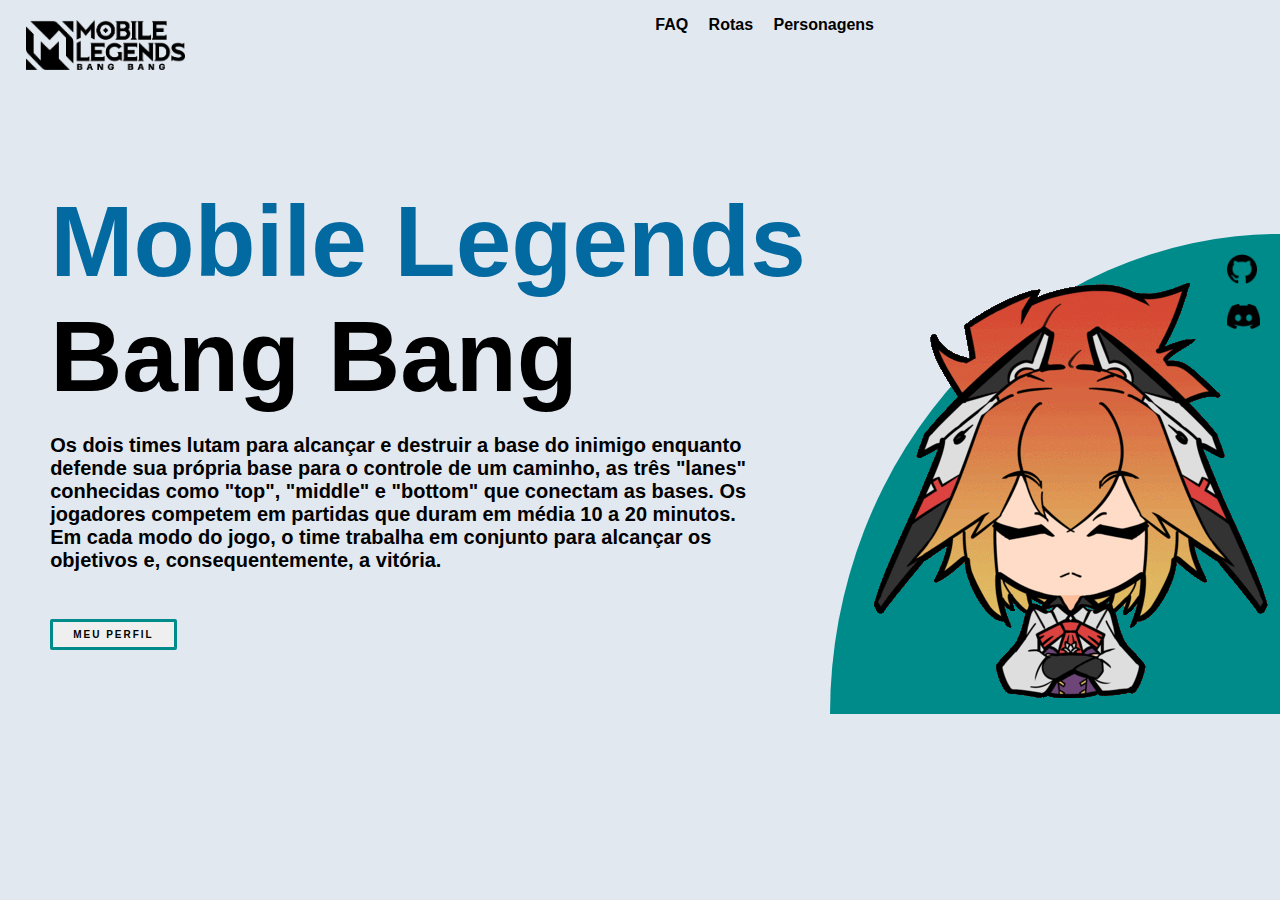
<file: index.html>
<!DOCTYPE html>
<html lang="pt-br">
<head>
    <meta charset="UTF-8">
    <meta name="viewport" content="width=device-width, initial-scale=1.0">
    <title>Bangas</title>
    <link rel="stylesheet" href="css/style.css">
</head>
<body>
    <header>
        <div class="center">
            <div class="logo"><img src="imagens/mobilelegendslogo.png" alt="mlbb" style="height: 50px; width: auto; margin-top: 20px;"></div><!--logo-->
            <div class="menu">
                <a href="#">FAQ</a>
                <a href="#">Rotas</a>
                <a href="#">Personagens</a>
            </div><!--menu-->
        </div><!--center-->
    </header>
    <section class="sobre">
        <div class="extras">
            <img src="imagens/fanny.gif" alt="imagem">
            <div class="socialmidia">
                <a href="https://github.com/Samuel-devop"><img src="imagens/github.png" alt="github" style="height: 30px; width: auto; margin-top: 20px;"/></a>
                <a href=""><img src="imagens/discord.png" alt="discord" style="height: 25px; width: auto; margin-top: 20px;"/></a>
            </div>
        </div><!--extras-->
        <div class="center">
            <div class="txtsobre">
                <h1> <span style="color: #0369a1;">Mobile Legends</span><br/>Bang Bang</h1>
                <p>Os dois times lutam para alcançar e destruir a base do inimigo enquanto defende sua própria base para o controle de um caminho, as três "lanes" conhecidas como "top", "middle" e "bottom" que conectam as bases. Os jogadores competem em partidas que duram em média 10 a 20 minutos. Em cada modo do jogo, o time trabalha em conjunto para alcançar os objetivos e, consequentemente, a vitória.</p>
                <a href="perfil.html"><button>Meu Perfil</button></a>
            </div>
        </div>
    </section>
    
</body>
</html>
</file>
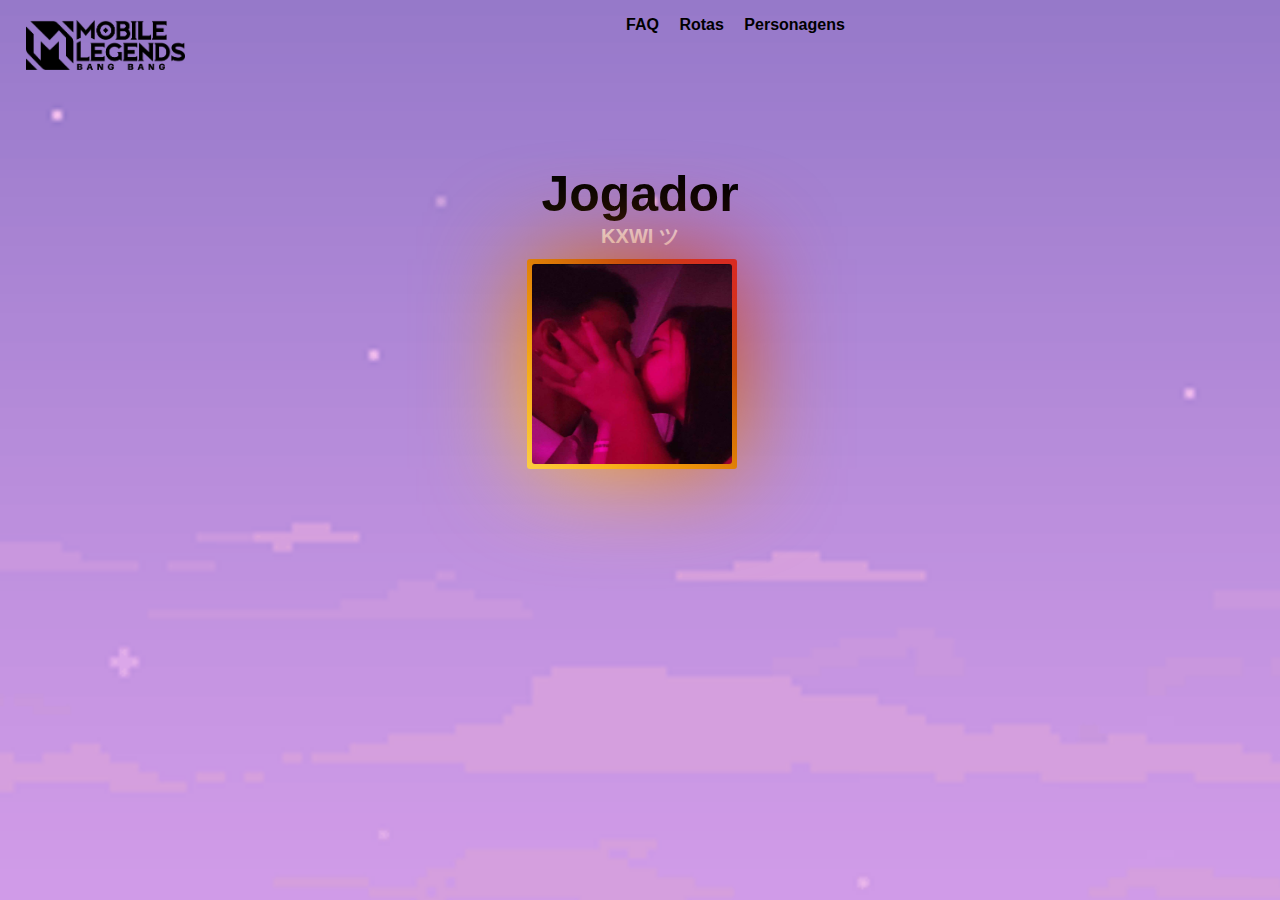
<file: perfil.html>
<!DOCTYPE html>
<html lang="pt-br">
<head>
    <meta charset="UTF-8">
    <meta name="viewport" content="width=device-width, initial-scale=1.0">
    <title>Perfil</title>
    <link rel="stylesheet" href="css/stylep.css">
</head>
<body>
    <header style="background-image: url(imagens/background.png);">
        <div class="center">
            <a href="index.html">
                <div class="logo">
                    <img src="imagens/mobilelegendslogo.png" alt="mlbb" style="height: 50px; width: auto; margin-top: 20px;">
                </div>
            </a><!--logo-->

            <div class="menu">
                <a href="#">FAQ</a>
                <a href="#">Rotas</a>
                <a href="#">Personagens</a>
            </div><!--menu-->
        </div><!--center-->

        <section class="banner">
            <div class="bannertext">
                <h3>Jogador</h3>
                <p><strong>KXWI ツ</strong></p>
                <!-- Contêiner para a imagem e a borda animada -->
                <div class="ays-container">
                    <img class="ays" src="imagens/Eudassa.jpg" alt="aysa">
                </div>
            </div>
        </section><!--banner-->
    </header><!--header-->
</body>
</html>
</file>
<file: css/style.css>
* {
    margin: 0;
    padding: 0;
    box-sizing: border-box;
}

html {
    font-size: 16px; 
}

body {
    height: 100%;
    overflow-y: auto;
    background-color: #e2e8f0;
    font-family: Arial, sans-serif;
    font-size: 1rem;
}

.center {
    display: flex;
    flex-wrap: wrap;
    max-width: 1280px;
    margin: 0 auto;
    padding: 0 2%;
}

.header {
    height: auto;
    padding: 2rem 2%;
    display: flex;
    flex-wrap: wrap; 
    justify-content: space-between;
    align-items: center;
}

.logo {
    display: flex;
    flex-wrap: nowrap;
    width: 50%;
    max-width: 250px;
}

/* Menu */
.menu {
    width: 50%;
    padding-top: 1rem;
    text-align: right;
}

.menu a {
    color: black;
    text-decoration: none;
    font-weight: bold;
    margin-right: 1rem; 
    display: inline-block;
}

.menu a::after {
    content: '';
    background-color: #dc2626;
    height: 3px;
    width: 0%;
    display: block;
    margin: 0 auto; 
    transition: width 0.3s ease;
}

.menu a:hover::after {
    width: 100%; 
}
/*PARTE DE CIMA DO SITE*/

section.sobre {
    height: auto; 
    padding: 4rem 2%;
    position: relative;
}

.extras {
    border-radius: 100% 0 0 0;
    position: absolute;
    bottom: 0;
    right: 0;
    width: 450px;
    height: 480px;
    background-color: darkcyan;
}

/* Redes sociais */
.socialmidia {
    position: absolute;
    right: 20px;
    top: 0;
}

.socialmidia img {
    display: block;
}


.txtsobre {
    margin-top: 50px;
    font-size: 3.125rem;
}

.txtsobre img {
    position: absolute;
    left: 80px;
    top: 160px;
}

.txtsobre p {
    margin: 20px 0;
    color: black;
    font-size: 1.25rem; 
    font-weight: bold;
    max-width: 700px;
}

.txtsobre button {
    font-size: 0.625rem; 
    letter-spacing: 2px;
    text-transform: uppercase;
    display: inline-block;
    text-align: center;
    font-weight: bold;
    padding: 0.7em 2em;
    border: 3px solid darkcyan;
    border-radius: 2px;
    position: relative;
    text-decoration: none;
    transition: 0.3s ease all;
    z-index: 1;
    cursor: pointer;
}

button::before {
    transition: 0.5s all ease;
    position: absolute;
    top: 0;
    left: 50%;
    right: 50%;
    bottom: 0;
    opacity: 0;
    content: '';
    background-color: darkcyan;
    z-index: -1;
}

button:hover,
button:focus {
    color: white;
}

button:hover::before,
button:focus::before {
    left: 0;
    right: 0;
    opacity: 1;
}

button:active {
    transform: scale(0.9);
}

/* Media Query para telas menores que 1024px (Tablets) */
@media (max-width: 1024px) {
    .header {
        flex-direction: column;
        padding: 2rem 2%;
    }

    .logo {
        width: 100%;
        max-width: 250px;
        margin-bottom: 1rem; 
    }

    .menu {
        width: 100%;
        text-align: center;
    }

    .menu a {
        display: block;
        margin: 1rem 0;
    }

    .extras {
        width: 400px;
        height: 320px;
    }

    .txtsobre {
        font-size: 2rem;
    }

    .txtsobre img {
        left: 30px;
        top: 80px;
    }

    .txtsobre p {
        font-size: 1rem; 
        max-width: 100%;
    }

    .txtsobre button {
        font-size: 0.75rem; 
        padding: 0.6em 1.5em;
    }

    .socialmidia {
        right: 1rem;
    }

    /* Esconde as imagens em telas menores */
    .txtsobre img {
        display: none;
    }

    /* Esconde o elemento extras em telas menores */
    .extras {
        display: none;
    }
}

/* Media Query para telas menores que 768px (Celulares pequenos) */
@media (max-width: 768px) {
    .header {
        flex-direction: column;
        padding: 1.5rem 2%;
    }

    .logo {
        width: 100%;
        max-width: 200px;
        margin-bottom: 1rem;
    }

    .menu {
        width: 100%;
        text-align: center;
    }

    .menu a {
        display: block;
        margin: 1rem 0;
    }

    section.sobre {
        padding: 2rem;
    }

    .extras {
        width: 350px;
        height: 280px;
    }

    .txtsobre {
        font-size: 1.75rem; 
    }

    .txtsobre img {
        left: 20px;
        top: 60px;
    }

    .txtsobre p {
        font-size: 0.875rem; 
    }

    .txtsobre button {
        font-size: 0.875rem; 
        padding: 0.6em 1.4em;
    }

    .socialmidia {
        right: 1rem;
    }

    /* Esconde as imagens em telas menores */
    .txtsobre img {
        display: none;
    }

    /* Esconde o elemento extras em telas menores */
    .extras {
        display: none;
    }
}

/* Media Query para telas menores que 480px (Celulares) */
@media (max-width: 480px) {
    .header {
        padding: 1rem 2%;
    }

    .logo {
        width: 100%;
        max-width: 150px;
        margin-bottom: 1rem;
    }

    .menu {
        width: 100%;
        text-align: center;
    }

    .menu a {
        display: block;
        margin: 0.5rem 0;
    }

    section.sobre {
        padding: 1rem;
    }

    .extras {
        width: 280px;
        height: 220px;
    }

    .txtsobre {
        font-size: 1.5rem; 
    }

    .txtsobre img {
        left: 10px;
        top: 30px;
    }

    .txtsobre p {
        font-size: 0.75rem; 
    }

    .txtsobre button {
        font-size: 0.875rem; 
        padding: 0.5em 1.2em;
    }

    .socialmidia {
        right: 1rem;
    }

    /* Esconde as imagens em telas menores */
    .txtsobre img {
        display: none;
    }

    /* Esconde o elemento extras em telas menores */
    .extras {
        display: none;
    }
}
</file>
<file: css/stylep.css>
* {
    margin: 0;
    padding: 0;
    box-sizing: border-box;
}


html {
    font-size: 16px; 
}

body {
    height: 100%;
    overflow-y: auto;
    background-color: #d09be8;
    font-family: Arial, sans-serif;
    font-size: 1rem;
}

.ays-container {
    position: relative;
    left: -0.5rem;
    bottom: -0.9rem;
    width: 12.5rem; 
    height: 12.5rem;
    display: flex;
    justify-content: center;
    align-items: center;
    border-radius: 0.25rem; 
}

.ays {
    position: relative;
    width: 100%;
    height: 100%;
    border-radius: 0.1875rem; 
    z-index: 2;
}

.ays-container::before, .ays-container::after {
    content: '';
    position: absolute;
    z-index: 1;
    width: calc(100% + 0.625rem); 
    height: calc(100% + 0.625rem); 
    background: linear-gradient(45deg, #fcd34d, #fbbf24, #f59e0b, #d97706, #c2410c, #dc2626, #dc2626, #fcd34d, #fbbf24, #f59e0b, #d97706, #c2410c);
    background-size: 300%;
    border-radius: 0.1875rem; 
    animation: animarborda 5s linear infinite;
}

@keyframes animarborda {
    0% {
        background-position: 0;
    }
    100% {
        background-position: 300%;
    }
}

.ays-container::after {
    filter: blur(3.125rem); 
}

.img {
    display: flex;
    margin: 0 auto;
    padding: 0 2%;
}

.center {
    display: flex;
    flex-wrap: wrap;
    max-width: 1280px;
    margin: 0 auto;
    padding: 0 2%;
}

.header {
    height: auto;
    padding: 2rem 2%;
    display: flex;
    flex-wrap: wrap; 
    justify-content: space-between;
    align-items: center;
}

.logo {
    display: flex;
    flex-wrap: nowrap;
    width: 50%;
    max-width: 250px;
}
.menu {
    width: 55%;
    padding-top: 1rem;
    text-align: right;
}

.menu a {
    color: black;
    text-decoration: none;
    font-weight: bold;
    margin-right: 1rem; 
    display: inline-block;
}

.menu a::after {
    content: '';
    background-color: #dc2626;
    height: 3px;
    width: 0%;
    display: block;
    margin: 0 auto; 
    transition: width 0.3s ease;
}

.menu a:hover::after {
    width: 100%; 
}

section, footer {
    padding: 5rem; 
}

h3 {
    font-size: 3.125rem; 
}

p {
    color: black;
}

header {
    background-position: center;
    background-size: cover;
    background-repeat: no-repeat;
    width: 100%;
    min-height: 100vh; 
    position: relative;
    overflow: hidden; 
}

.banner {
    display: flex;
    justify-content: center;
    width: 100%;
    height: 100%;
}

.banner .bannertext {
    margin: 0.9375rem; 
    text-align: center;
    padding: 0 5.625rem;
}

.banner .bannertext h1 {
    font-size: 6rem; 
    color: white;
}

.banner .bannertext p {
    font-size: 1.25rem;
    color: #ede9fe;
}

@media (max-width: 48rem) { 
    .logo {
        width: 80%; 
    }

    .menu {
        position: static;
        text-align: center;
        width: 100%;
    }

    .menu a {
        display: block;
        margin-right: 0;
        padding: 0.625rem; 
    }

    .header {
        padding: 1.25rem 2%; 
    }

    .banner .bannertext h1 {
        font-size: 3rem; 
    }

    .banner .bannertext p {
        font-size: 1rem; 
    }
}

@media (max-width: 30rem) { 
    .banner .bannertext h1 {
        font-size: 2.25rem; 
    }

    .banner .bannertext p {
        font-size: 0.875rem;
    }
}

.fixed-content {
    position: fixed;
    top: 10%;
    right: 2%;
    z-index: 1000; 
    background-color: rgba(255, 255, 255, 0.8);
    padding: 1rem;
    border-radius: 5px;
}

.faq-icon {
    position: fixed;
    bottom: 2rem;
    right: 2rem;
    z-index: 1000;
    background-color: rgba(0, 0, 0, 0.7);
    color: white;
    padding: 0.75rem;
    border-radius: 50%;
    cursor: pointer;
}
</file>
